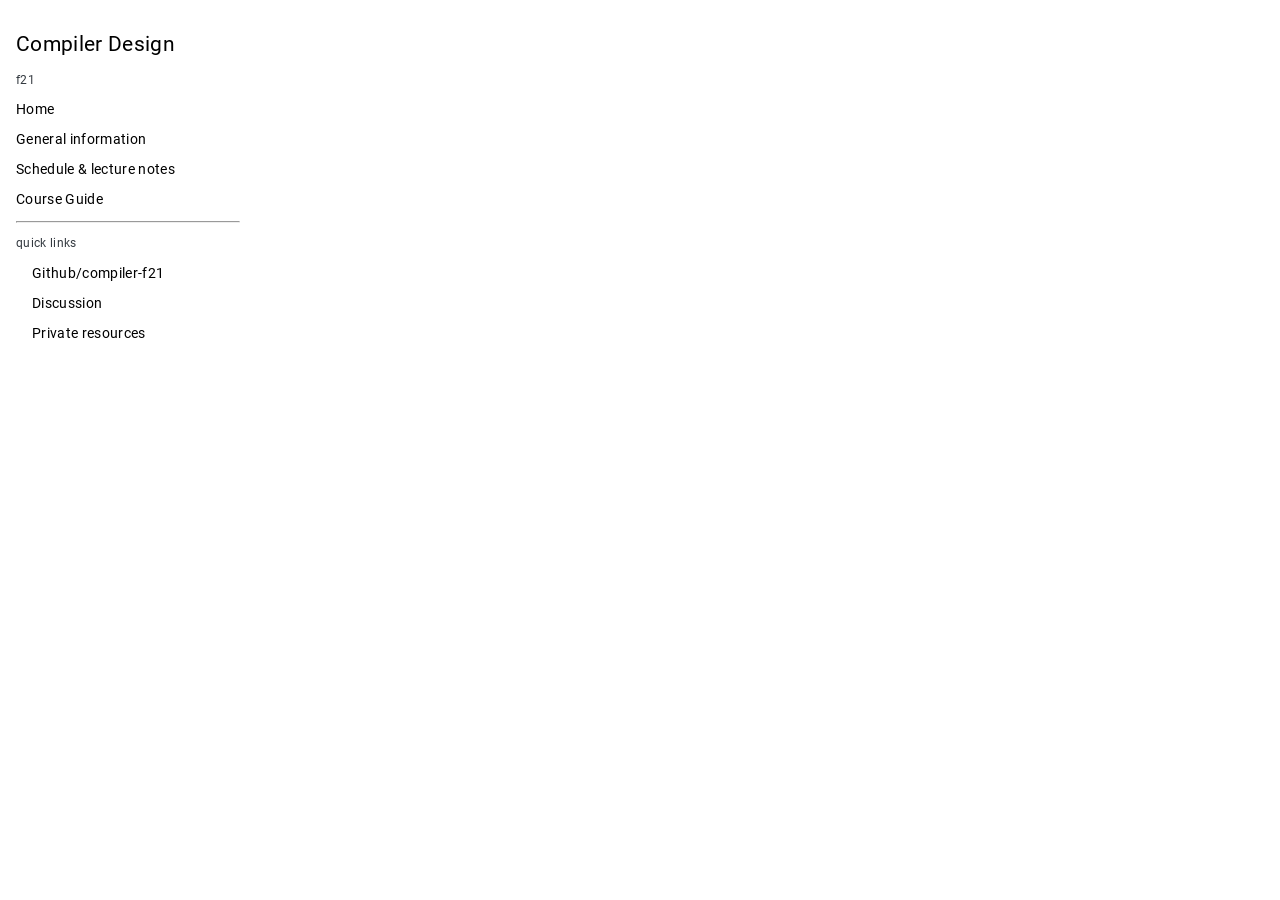
<file: docs/index.html>
<!doctype html><html lang=en>
<head>
<meta charset=utf-8>
<meta name=viewport content="width=device-width,initial-scale=1">
<meta name=description content="Docs"><meta property="og:title" content="Docs">
<meta property="og:description" content>
<meta property="og:type" content="website">
<meta property="og:url" content="https://compiler-f21.github.io/docs/">
<title>Docs | Compiler Design</title>
<link rel=icon href=/favicon.png type=image/x-icon>
<link rel=stylesheet href=/book.min.0258f1cdd9d6166f4c613facd237db2da0faf7b28d9a75de81474d463368a882.css integrity="sha256-AljxzdnWFm9MYT+s0jfbLaD697KNmnXegUdNRjNoqII=">
<link rel=alternate type=application/rss+xml href=https://compiler-f21.github.io/docs/index.xml title="Compiler Design">
<script type=text/javascript>var gaJsHost="https:"==document.location.protocol?"https://ssl.":"http://www.";document.write(unescape("%3Cscript src='"+gaJsHost+"google-analytics.com/ga.js' type='text/javascript'%3E%3C/script%3E"))</script>
<script type=text/javascript>try{var pageTracker=_gat._getTracker("UA-392011-7");pageTracker._trackPageview()}catch(a){}</script>
</head>
<body>
<input type=checkbox class=hidden id=menu-control>
<main class="container flex">
<aside class=book-menu>
<nav>
<h2 class=book-brand>
<a href=/><span>Compiler Design</span>
</a>
</h2>
<ul>
<li>
<h5 class=dim-title>f21</h5>
</li>
<li><a href=/>Home</a></li>
<li><a href=/docs/syllabus/>General information</a></li>
<li><a href=/docs/schedule/>Schedule & lecture notes</a></li>
<li><a href=/docs/guide/>Course Guide</a></li>
</ul>
<hr>
<ul>
<li>
<h5 class=dim-title>quick links</h5>
<ul>
<li><a target=_blank href=https://github.com/compiler-f21>Github/compiler-f21</a></li>
<li><a target=_blank href=https://github.com/compiler-f21/discussion>Discussion</a></li>
<li><a target=_blank href=https://github.com/compiler-f21/private>Private resources</a></li>
</ul>
</li>
</ul>
</nav>
<script>(function(){var a=document.querySelector("aside.book-menu nav");addEventListener("beforeunload",function(b){localStorage.setItem("menu.scrollTop",a.scrollTop)}),a.scrollTop=localStorage.getItem("menu.scrollTop")})()</script>
</aside>
<div class=book-page>
<header class=book-header>
<div class="flex align-center justify-between">
<label for=menu-control>
<img src=/svg/menu.svg class=book-icon alt=Menu>
</label>
<strong>Docs</strong>
<label for=toc-control>
<img src=/svg/toc.svg class=book-icon alt="Table of Contents">
</label>
</div>
<input type=checkbox class=hidden id=toc-control>
<aside class="hidden clearfix">
</aside>
</header>
<article class=markdown></article>
<footer class=book-footer>
<div class="flex justify-between">
</div>
</footer>
</div>
<aside class=book-toc>
</aside>
</main>
</body>
</html>
</file>
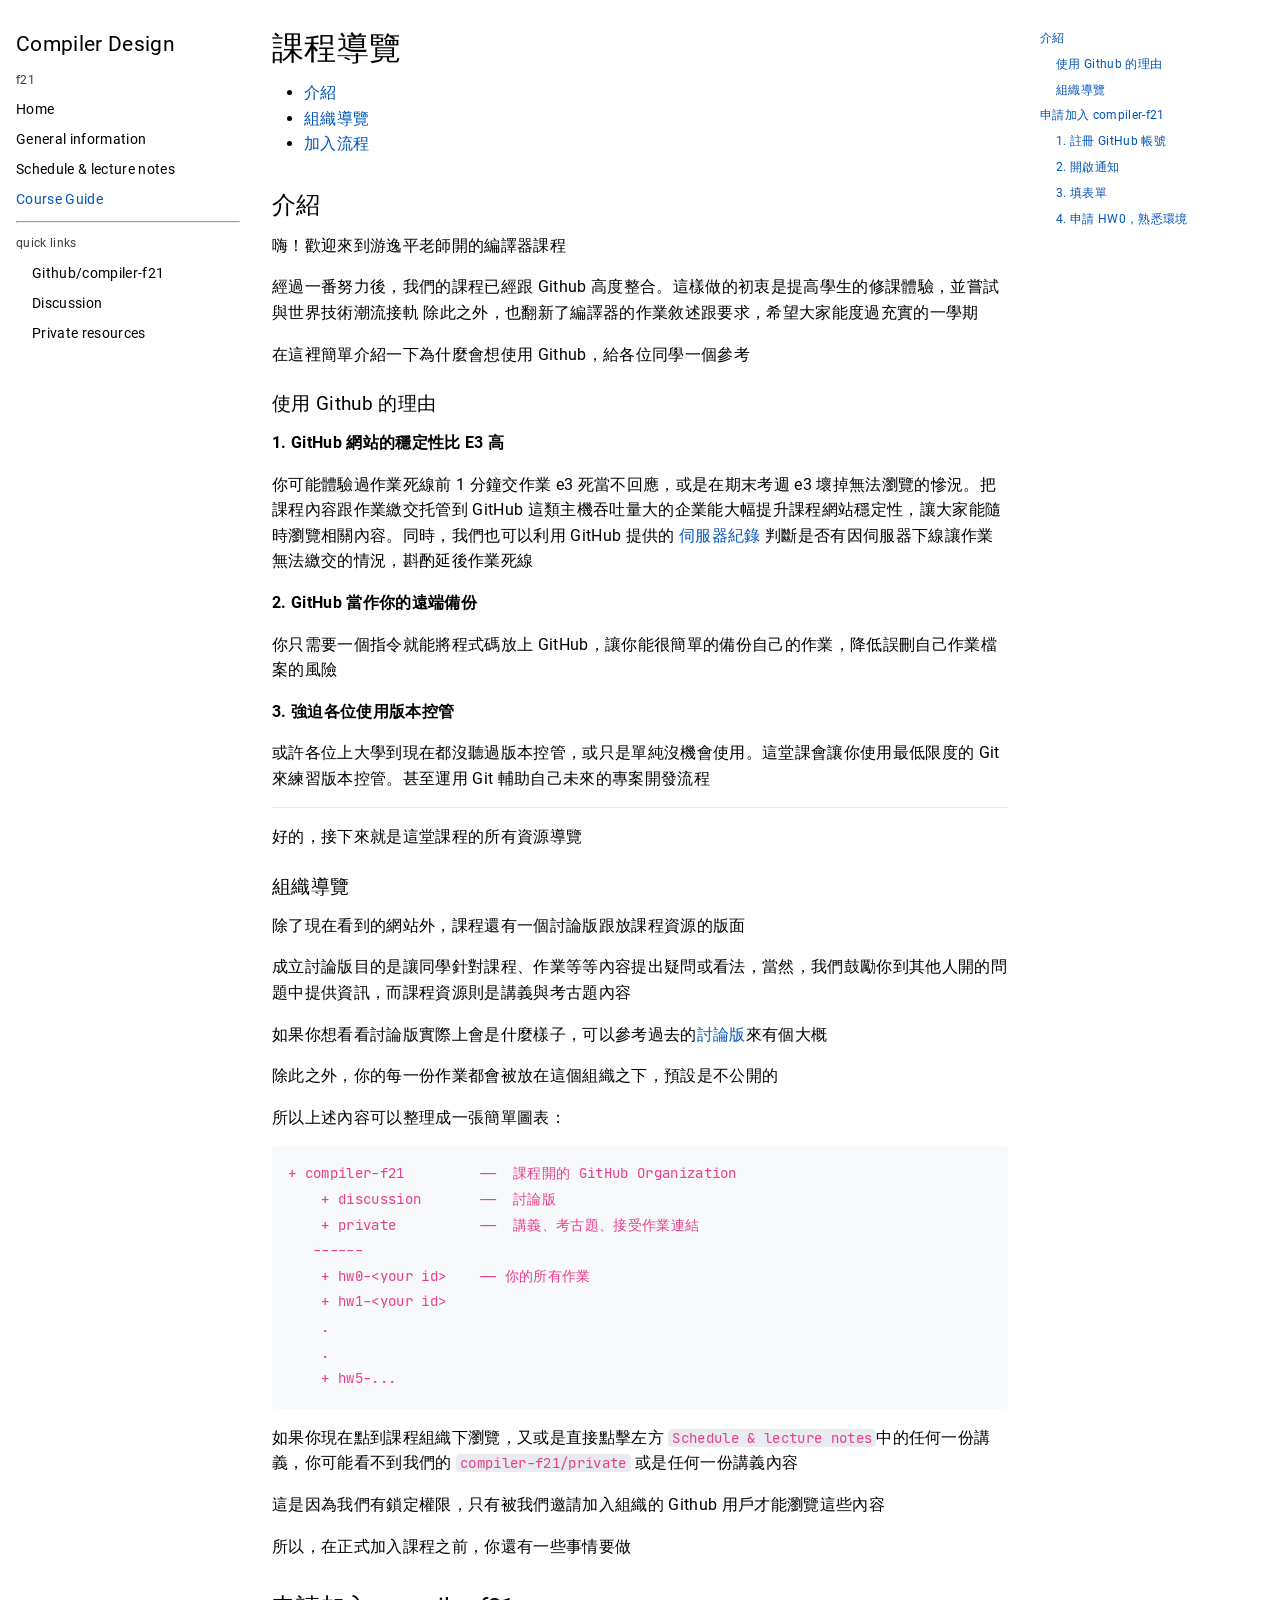
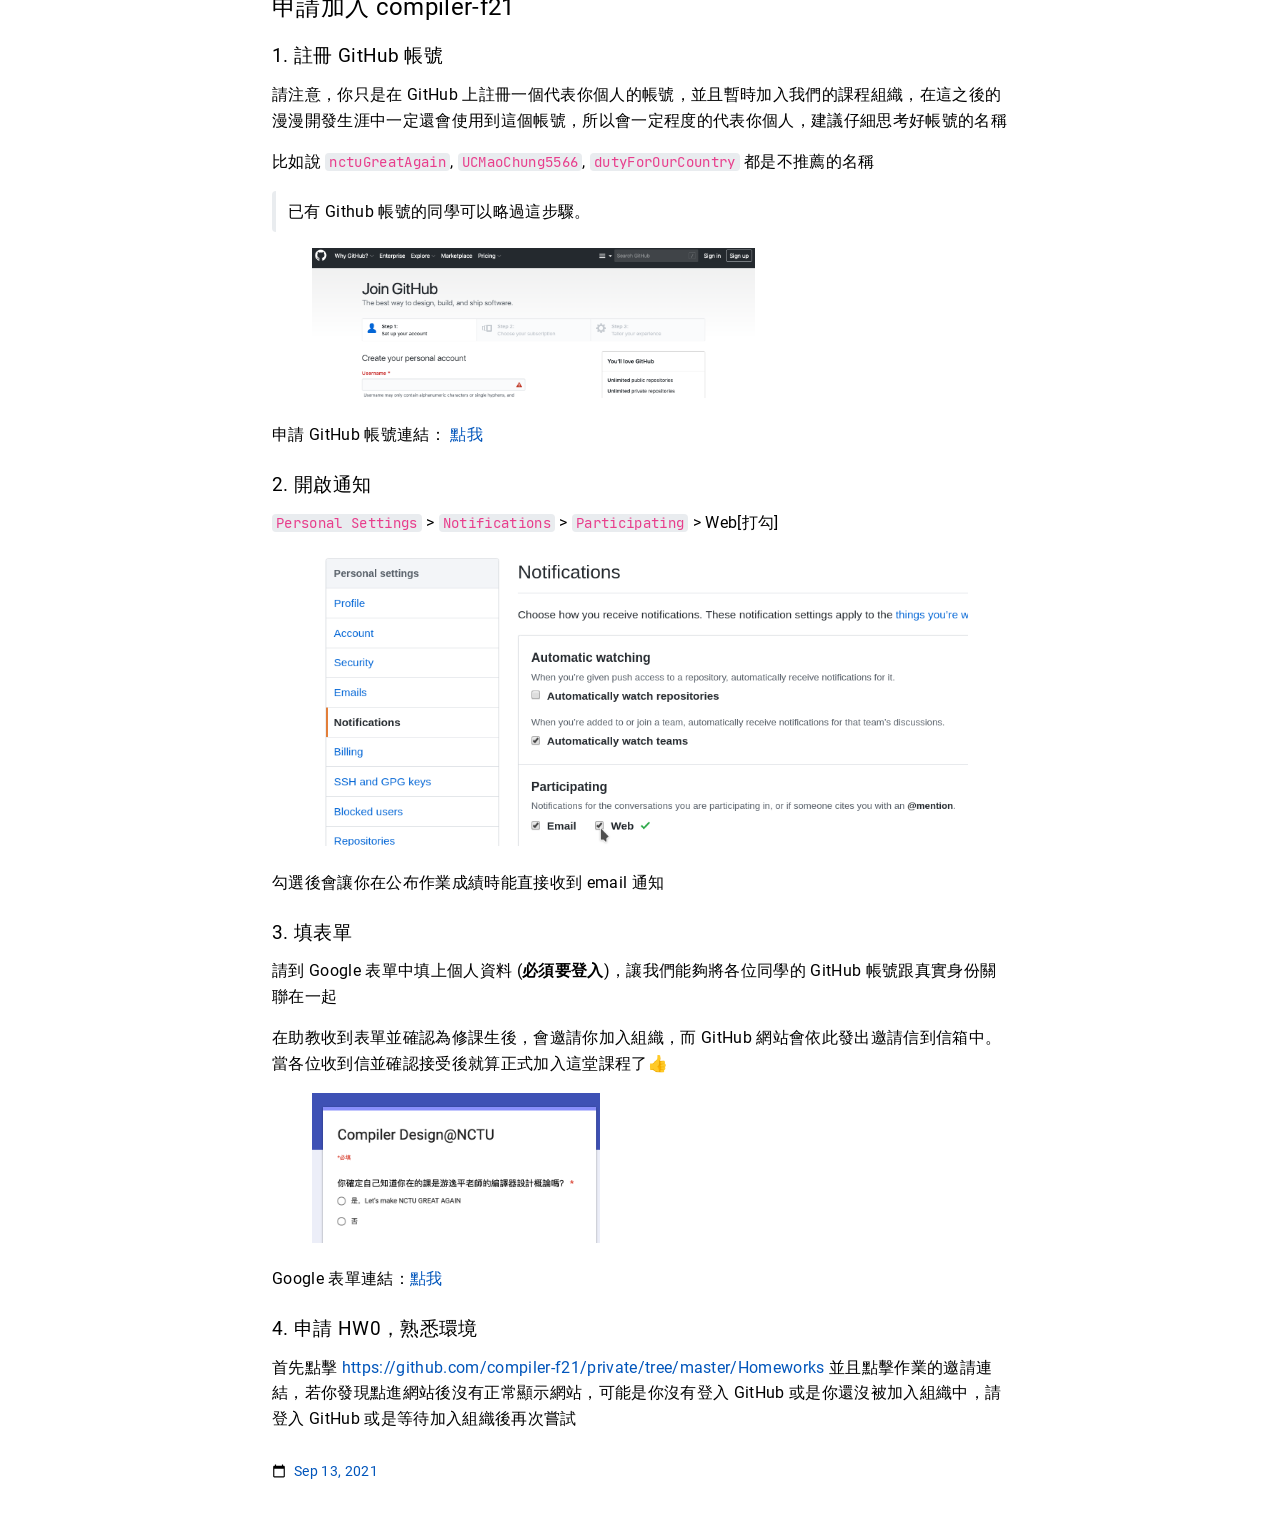
<file: docs/guide/index.html>
<!doctype html><html lang=en>
<head>
<meta charset=utf-8>
<meta name=viewport content="width=device-width,initial-scale=1">
<meta name=description content="Guide"><meta property="og:title" content>
<meta property="og:description" content="課程導覽  介紹 組織導覽 加入流程  介紹 嗨！歡迎來到游逸平老師開的編譯器課程
經過一番努力後，我們的課程已經跟 Github 高度整合。這樣做的初衷是提高學生的修課體驗，並嘗試與世界技術潮流接軌 除此之外，也翻新了編譯器的作業敘述跟要求，希望大家能度過充實的一學期
在這裡簡單介紹一下為什麼會想使用 Github，給各位同學一個參考
使用 Github 的理由 1. GitHub 網站的穩定性比 E3 高
你可能體驗過作業死線前 1 分鐘交作業 e3 死當不回應，或是在期末考週 e3 壞掉無法瀏覽的慘況。把課程內容跟作業繳交托管到 GitHub 這類主機吞吐量大的企業能大幅提升課程網站穩定性，讓大家能隨時瀏覽相關內容。同時，我們也可以利用 GitHub 提供的 伺服器紀錄 判斷是否有因伺服器下線讓作業無法繳交的情況，斟酌延後作業死線
2. GitHub 當作你的遠端備份
你只需要一個指令就能將程式碼放上 GitHub，讓你能很簡單的備份自己的作業，降低誤刪自己作業檔案的風險
3. 強迫各位使用版本控管
或許各位上大學到現在都沒聽過版本控管，或只是單純沒機會使用。這堂課會讓你使用最低限度的 Git 來練習版本控管。甚至運用 Git 輔助自己未來的專案開發流程
 好的，接下來就是這堂課程的所有資源導覽
組織導覽 除了現在看到的網站外，課程還有一個討論版跟放課程資源的版面
成立討論版目的是讓同學針對課程、作業等等內容提出疑問或看法，當然，我們鼓勵你到其他人開的問題中提供資訊，而課程資源則是講義與考古題內容
如果你想看看討論版實際上會是什麼樣子，可以參考過去的討論版來有個大概
除此之外，你的每一份作業都會被放在這個組織之下，預設是不公開的
所以上述內容可以整理成一張簡單圖表：
+ compiler-f21 —— 課程開的 GitHub Organization + discussion —— 討論版 + private —— 講義、考古題、接受作業連結 ------ + hw0-<your id> —— 你的所有作業 + hw1-<your id> .">
<meta property="og:type" content="article">
<meta property="og:url" content="https://compiler-f21.github.io/docs/guide/"><meta property="article:section" content="docs">
<meta property="article:modified_time" content="2021-09-13T21:57:10+08:00">
<title>Guide | Compiler Design</title>
<link rel=icon href=/favicon.png type=image/x-icon>
<link rel=stylesheet href=/book.min.0258f1cdd9d6166f4c613facd237db2da0faf7b28d9a75de81474d463368a882.css integrity="sha256-AljxzdnWFm9MYT+s0jfbLaD697KNmnXegUdNRjNoqII=">
<script type=text/javascript>var gaJsHost="https:"==document.location.protocol?"https://ssl.":"http://www.";document.write(unescape("%3Cscript src='"+gaJsHost+"google-analytics.com/ga.js' type='text/javascript'%3E%3C/script%3E"))</script>
<script type=text/javascript>try{var pageTracker=_gat._getTracker("UA-392011-7");pageTracker._trackPageview()}catch(a){}</script>
</head>
<body>
<input type=checkbox class=hidden id=menu-control>
<main class="container flex">
<aside class=book-menu>
<nav>
<h2 class=book-brand>
<a href=/><span>Compiler Design</span>
</a>
</h2>
<ul>
<li>
<h5 class=dim-title>f21</h5>
</li>
<li><a href=/>Home</a></li>
<li><a href=/docs/syllabus/>General information</a></li>
<li><a href=/docs/schedule/>Schedule & lecture notes</a></li>
<li><a href=/docs/guide/ class=active>Course Guide</a></li>
</ul>
<hr>
<ul>
<li>
<h5 class=dim-title>quick links</h5>
<ul>
<li><a target=_blank href=https://github.com/compiler-f21>Github/compiler-f21</a></li>
<li><a target=_blank href=https://github.com/compiler-f21/discussion>Discussion</a></li>
<li><a target=_blank href=https://github.com/compiler-f21/private>Private resources</a></li>
</ul>
</li>
</ul>
</nav>
<script>(function(){var a=document.querySelector("aside.book-menu nav");addEventListener("beforeunload",function(b){localStorage.setItem("menu.scrollTop",a.scrollTop)}),a.scrollTop=localStorage.getItem("menu.scrollTop")})()</script>
</aside>
<div class=book-page>
<header class=book-header>
<div class="flex align-center justify-between">
<label for=menu-control>
<img src=/svg/menu.svg class=book-icon alt=Menu>
</label>
<strong>Guide</strong>
<label for=toc-control>
<img src=/svg/toc.svg class=book-icon alt="Table of Contents">
</label>
</div>
<input type=checkbox class=hidden id=toc-control>
<aside class="hidden clearfix">
<nav id=TableOfContents>
<ul>
<li><a href=#介紹>介紹</a>
<ul>
<li><a href=#使用-github-的理由>使用 Github 的理由</a></li>
<li><a href=#組織導覽>組織導覽</a></li>
</ul>
</li>
<li><a href=#申請加入-compiler-f21>申請加入 compiler-f21</a>
<ul>
<li><a href=#1-註冊-github-帳號>1. 註冊 GitHub 帳號</a></li>
<li><a href=#2-開啟通知>2. 開啟通知</a></li>
<li><a href=#3-填表單>3. 填表單</a></li>
<li><a href=#4-申請-hw0熟悉環境>4. 申請 HW0，熟悉環境</a></li>
</ul>
</li>
</ul>
</nav>
</aside>
</header>
<article class=markdown><h1 id=課程導覽>課程導覽</h1>
<ul>
<li><a href=#%E4%BB%8B%E7%B4%B9>介紹</a></li>
<li><a href=#%E7%B5%84%E7%B9%94%E5%B0%8E%E8%A6%BD>組織導覽</a></li>
<li><a href=#%E5%8A%A0%E5%85%A5%E6%B5%81%E7%A8%8B>加入流程</a></li>
</ul>
<h2 id=介紹>介紹</h2>
<p>嗨！歡迎來到游逸平老師開的編譯器課程</p>
<p>經過一番努力後，我們的課程已經跟 Github 高度整合。這樣做的初衷是提高學生的修課體驗，並嘗試與世界技術潮流接軌
除此之外，也翻新了編譯器的作業敘述跟要求，希望大家能度過充實的一學期</p>
<p>在這裡簡單介紹一下為什麼會想使用 Github，給各位同學一個參考</p>
<h3 id=使用-github-的理由>使用 Github 的理由</h3>
<p><strong>1. GitHub 網站的穩定性比 E3 高</strong></p>
<p>你可能體驗過作業死線前 1 分鐘交作業 e3 死當不回應，或是在期末考週 e3 壞掉無法瀏覽的慘況。把課程內容跟作業繳交托管到 GitHub 這類主機吞吐量大的企業能大幅提升課程網站穩定性，讓大家能隨時瀏覽相關內容。同時，我們也可以利用 GitHub 提供的 <a target=_blank href=https://www.githubstatus.com/>伺服器紀錄</a> 判斷是否有因伺服器下線讓作業無法繳交的情況，斟酌延後作業死線</p>
<p><strong>2. GitHub 當作你的遠端備份</strong></p>
<p>你只需要一個指令就能將程式碼放上 GitHub，讓你能很簡單的備份自己的作業，降低誤刪自己作業檔案的風險</p>
<p><strong>3. 強迫各位使用版本控管</strong></p>
<p>或許各位上大學到現在都沒聽過版本控管，或只是單純沒機會使用。這堂課會讓你使用最低限度的 Git 來練習版本控管。甚至運用 Git 輔助自己未來的專案開發流程</p>
<hr>
<p>好的，接下來就是這堂課程的所有資源導覽</p>
<h3 id=組織導覽>組織導覽</h3>
<p>除了現在看到的網站外，課程還有一個討論版跟放課程資源的版面</p>
<p>成立討論版目的是讓同學針對課程、作業等等內容提出疑問或看法，當然，我們鼓勵你到其他人開的問題中提供資訊，而課程資源則是講義與考古題內容</p>
<p>如果你想看看討論版實際上會是什麼樣子，可以參考過去的<a target=_blank href="https://github.com/compiler-f19/Discussion/issues?q=is%3Aissue&utf8=%E2%9C%93">討論版</a>來有個大概</p>
<p>除此之外，你的每一份作業都會被放在這個組織之下，預設是不公開的</p>
<p>所以上述內容可以整理成一張簡單圖表：</p>
<pre tabindex=0><code>+ compiler-f21         ——  課程開的 GitHub Organization
    + discussion       ——  討論版
    + private          ——  講義、考古題、接受作業連結
   ------
    + hw0-&lt;your id&gt;    —— 你的所有作業
    + hw1-&lt;your id&gt;
    .
    .
    + hw5-...
</code></pre><p>如果你現在點到課程組織下瀏覽，又或是直接點擊左方 <code>Schedule & lecture notes</code>中的任何一份講義，你可能看不到我們的 <code>compiler-f21/private</code> 或是任何一份講義內容</p>
<p>這是因為我們有鎖定權限，只有被我們邀請加入組織的 Github 用戶才能瀏覽這些內容</p>
<p>所以，在正式加入課程之前，你還有一些事情要做</p>
<h2 id=申請加入-compiler-f21>申請加入 compiler-f21</h2>
<h3 id=1-註冊-github-帳號>1. 註冊 GitHub 帳號</h3>
<p>請注意，你只是在 GitHub 上註冊一個代表你個人的帳號，並且暫時加入我們的課程組織，在這之後的漫漫開發生涯中一定還會使用到這個帳號，所以會一定程度的代表你個人，建議仔細思考好帳號的名稱</p>
<p>比如說 <code>nctuGreatAgain</code>, <code>UCMaoChung5566</code>, <code>dutyForOurCountry</code> 都是不推薦的名稱</p>
<blockquote>
<p>已有 Github 帳號的同學可以略過這步驟。</p>
</blockquote>
<p><a href=https://github.com/join target=_blank><figure><img src=/img/guide/join-github.png height=150>
</figure>
</a></p>
<p>申請 GitHub 帳號連結： <a href=https://github.com/join target=_blank>點我</a></p>
<h3 id=2-開啟通知>2. 開啟通知</h3>
<p><code>Personal Settings</code> > <code>Notifications</code> > <code>Participating</code> > Web[打勾]</p>
<figure><img src=/img/guide/open-github-notification.png>
</figure>
<p>勾選後會讓你在公布作業成績時能直接收到 email 通知</p>
<h3 id=3-填表單>3. 填表單</h3>
<p>請到 Google 表單中填上個人資料 (<strong>必須要登入</strong>)，讓我們能夠將各位同學的 GitHub 帳號跟真實身份關聯在一起</p>
<p>在助教收到表單並確認為修課生後，會邀請你加入組織，而 GitHub 網站會依此發出邀請信到信箱中。當各位收到信並確認接受後就算正式加入這堂課程了👍</p>
<p><a target=_blank href=https://docs.google.com/forms/d/e/1FAIpQLSdzZADTGFI6s5J2PCkosdxVCsaF5Y7AAzvcZrcybSdlv2pnWg/viewform><figure><img src=/img/guide/apply-google-form.png height=150>
</figure>
</a></p>
<p>Google 表單連結：<a target=_blank href=https://docs.google.com/forms/d/e/1FAIpQLSdzZADTGFI6s5J2PCkosdxVCsaF5Y7AAzvcZrcybSdlv2pnWg/viewform>點我</a></p>
<h3 id=4-申請-hw0熟悉環境>4. 申請 HW0，熟悉環境</h3>
<p>首先點擊 <a href=https://github.com/compiler-f21/private/tree/master/Homeworks>https://github.com/compiler-f21/private/tree/master/Homeworks</a> 並且點擊作業的邀請連結，若你發現點進網站後沒有正常顯示網站，可能是你沒有登入 GitHub 或是你還沒被加入組織中，請登入 GitHub 或是等待加入組織後再次嘗試</p>
</article>
<footer class=book-footer>
<div class="flex justify-between">
<div>
<a class="flex align-center" href=https://github.com/compiler-f21/website/commit/88160997160d7f5f041e7959e09cb68ba45d14d9 title="Last modified by boweii | Sep 13, 2021" target=_blank rel=noopener>
<img src=/svg/calendar.svg class=book-icon alt=Calendar>
<span>Sep 13, 2021</span>
</a>
</div>
</div>
<div class=book-comments>
</div>
</footer>
</div>
<aside class=book-toc>
<nav id=TableOfContents>
<ul>
<li><a href=#介紹>介紹</a>
<ul>
<li><a href=#使用-github-的理由>使用 Github 的理由</a></li>
<li><a href=#組織導覽>組織導覽</a></li>
</ul>
</li>
<li><a href=#申請加入-compiler-f21>申請加入 compiler-f21</a>
<ul>
<li><a href=#1-註冊-github-帳號>1. 註冊 GitHub 帳號</a></li>
<li><a href=#2-開啟通知>2. 開啟通知</a></li>
<li><a href=#3-填表單>3. 填表單</a></li>
<li><a href=#4-申請-hw0熟悉環境>4. 申請 HW0，熟悉環境</a></li>
</ul>
</li>
</ul>
</nav>
</aside>
</main>
</body>
</html>
</file>
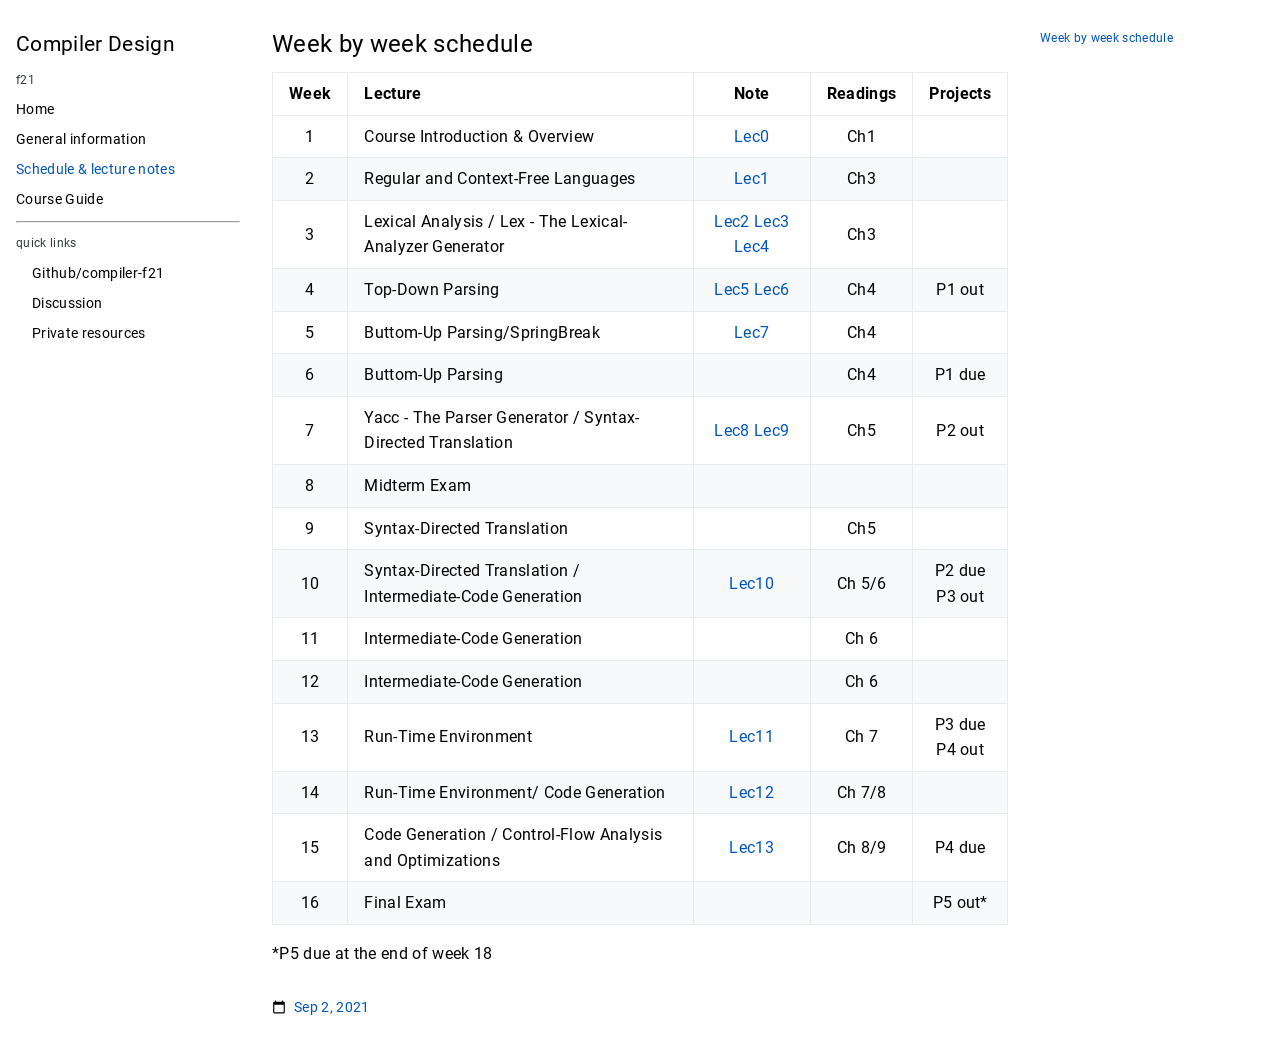
<file: docs/schedule/index.html>
<!doctype html><html lang=en>
<head>
<meta charset=utf-8>
<meta name=viewport content="width=device-width,initial-scale=1">
<meta name=description content="Schedule"><meta property="og:title" content="Schedule">
<meta property="og:description" content="Week by week schedule    Week Lecture Note Readings Projects     1 Course Introduction & Overview Lec0 Ch1    2 Regular and Context-Free Languages Lec1 Ch3    3 Lexical Analysis / Lex - The Lexical-Analyzer Generator Lec2 Lec3 Lec4 Ch3    4 Top-Down Parsing Lec5 Lec6 Ch4 P1 out   5 Buttom-Up Parsing/SpringBreak Lec7 Ch4    6 Buttom-Up Parsing  Ch4 P1 due   7 Yacc - The Parser Generator / Syntax-Directed Translation Lec8 Lec9 Ch5 P2 out   8 Midterm Exam      9 Syntax-Directed Translation  Ch5    10 Syntax-Directed Translation / Intermediate-Code Generation Lec10 Ch 5/6 P2 due P3 out   11 Intermediate-Code Generation  Ch 6    12 Intermediate-Code Generation  Ch 6    13 Run-Time Environment Lec11 Ch 7 P3 due P4 out   14 Run-Time Environment/ Code Generation Lec12 Ch 7/8    15 Code Generation / Control-Flow Analysis and Optimizations Lec13 Ch 8/9 P4 due   16 Final Exam   P5 out*    *P5 due at the end of week 18">
<meta property="og:type" content="article">
<meta property="og:url" content="https://compiler-f21.github.io/docs/schedule/"><meta property="article:section" content="docs">
<meta property="article:modified_time" content="2021-09-02T22:36:33+08:00">
<title>Schedule | Compiler Design</title>
<link rel=icon href=/favicon.png type=image/x-icon>
<link rel=stylesheet href=/book.min.0258f1cdd9d6166f4c613facd237db2da0faf7b28d9a75de81474d463368a882.css integrity="sha256-AljxzdnWFm9MYT+s0jfbLaD697KNmnXegUdNRjNoqII=">
<script type=text/javascript>var gaJsHost="https:"==document.location.protocol?"https://ssl.":"http://www.";document.write(unescape("%3Cscript src='"+gaJsHost+"google-analytics.com/ga.js' type='text/javascript'%3E%3C/script%3E"))</script>
<script type=text/javascript>try{var pageTracker=_gat._getTracker("UA-392011-7");pageTracker._trackPageview()}catch(a){}</script>
</head>
<body>
<input type=checkbox class=hidden id=menu-control>
<main class="container flex">
<aside class=book-menu>
<nav>
<h2 class=book-brand>
<a href=/><span>Compiler Design</span>
</a>
</h2>
<ul>
<li>
<h5 class=dim-title>f21</h5>
</li>
<li><a href=/>Home</a></li>
<li><a href=/docs/syllabus/>General information</a></li>
<li><a href=/docs/schedule/ class=active>Schedule & lecture notes</a></li>
<li><a href=/docs/guide/>Course Guide</a></li>
</ul>
<hr>
<ul>
<li>
<h5 class=dim-title>quick links</h5>
<ul>
<li><a target=_blank href=https://github.com/compiler-f21>Github/compiler-f21</a></li>
<li><a target=_blank href=https://github.com/compiler-f21/discussion>Discussion</a></li>
<li><a target=_blank href=https://github.com/compiler-f21/private>Private resources</a></li>
</ul>
</li>
</ul>
</nav>
<script>(function(){var a=document.querySelector("aside.book-menu nav");addEventListener("beforeunload",function(b){localStorage.setItem("menu.scrollTop",a.scrollTop)}),a.scrollTop=localStorage.getItem("menu.scrollTop")})()</script>
</aside>
<div class=book-page>
<header class=book-header>
<div class="flex align-center justify-between">
<label for=menu-control>
<img src=/svg/menu.svg class=book-icon alt=Menu>
</label>
<strong>Schedule</strong>
<label for=toc-control>
<img src=/svg/toc.svg class=book-icon alt="Table of Contents">
</label>
</div>
<input type=checkbox class=hidden id=toc-control>
<aside class="hidden clearfix">
<nav id=TableOfContents>
<ul>
<li><a href=#week-by-week-schedule>Week by week schedule</a></li>
</ul>
</nav>
</aside>
</header>
<article class=markdown><h2 id=week-by-week-schedule>Week by week schedule</h2>
<table>
<thead>
<tr>
<th style=text-align:center>Week</th>
<th style=text-align:left>Lecture</th>
<th style=text-align:center>Note</th>
<th style=text-align:center>Readings</th>
<th style=text-align:center>Projects</th>
</tr>
</thead>
<tbody>
<tr>
<td style=text-align:center>1</td>
<td style=text-align:left>Course Introduction & Overview</td>
<td style=text-align:center><a href=https://github.com/compiler-f21/private/blob/master/LectureNotes/L0-Course%20Introduction.pdf>Lec0</a></td>
<td style=text-align:center>Ch1</td>
<td></td>
</tr>
<tr>
<td style=text-align:center>2</td>
<td style=text-align:left>Regular and Context-Free Languages</td>
<td style=text-align:center><a href=https://github.com/compiler-f21/private/blob/master/LectureNotes/L1-Overview.pdf>Lec1</a></td>
<td style=text-align:center>Ch3</td>
<td></td>
</tr>
<tr>
<td style=text-align:center>3</td>
<td style=text-align:left>Lexical Analysis / Lex - The Lexical-Analyzer Generator</td>
<td style=text-align:center><a href=https://github.com/compiler-f21/private/blob/master/LectureNotes/L2-Lexical1.pdf>Lec2</a> <a href=https://github.com/compiler-f21/private/blob/master/LectureNotes/L3-Lexical2.pdf>Lec3</a> <a href=https://github.com/compiler-f21/private/blob/master/LectureNotes/L4-Lex.pdf>Lec4</a></td>
<td style=text-align:center>Ch3</td>
<td></td>
</tr>
<tr>
<td style=text-align:center>4</td>
<td style=text-align:left>Top-Down Parsing</td>
<td style=text-align:center><a href=https://github.com/compiler-f21/private/blob/master/LectureNotes/L5-CFG.pdf>Lec5</a> <a href=https://github.com/compiler-f21/private/blob/master/LectureNotes/L6-Parsing1.pdf>Lec6</a></td>
<td style=text-align:center>Ch4</td>
<td style=text-align:center>P1 out</td>
</tr>
<tr>
<td style=text-align:center>5</td>
<td style=text-align:left>Buttom-Up Parsing/SpringBreak</td>
<td style=text-align:center><a href=https://github.com/compiler-f21/private/blob/master/LectureNotes/L7-Parsing2.pdf>Lec7</a></td>
<td style=text-align:center>Ch4</td>
<td></td>
</tr>
<tr>
<td style=text-align:center>6</td>
<td style=text-align:left>Buttom-Up Parsing</td>
<td style=text-align:center></td>
<td style=text-align:center>Ch4</td>
<td style=text-align:center>P1 due</td>
</tr>
<tr>
<td style=text-align:center>7</td>
<td style=text-align:left>Yacc - The Parser Generator / Syntax-Directed Translation</td>
<td style=text-align:center><a href=https://github.com/compiler-f21/private/blob/master/LectureNotes/L8-Yacc.pdf>Lec8</a> <a href=https://github.com/compiler-f21/private/blob/master/LectureNotes/L9-SDT.pdf>Lec9</a></td>
<td style=text-align:center>Ch5</td>
<td style=text-align:center>P2 out</td>
</tr>
<tr>
<td style=text-align:center>8</td>
<td style=text-align:left>Midterm Exam</td>
<td></td>
<td></td>
<td></td>
</tr>
<tr>
<td style=text-align:center>9</td>
<td style=text-align:left>Syntax-Directed Translation</td>
<td style=text-align:center></td>
<td style=text-align:center>Ch5</td>
<td></td>
</tr>
<tr>
<td style=text-align:center>10</td>
<td style=text-align:left>Syntax-Directed Translation / Intermediate-Code Generation</td>
<td style=text-align:center><a href=https://github.com/compiler-f21/private/blob/master/LectureNotes/L10-IR.pdf>Lec10</a></td>
<td style=text-align:center>Ch 5/6</td>
<td style=text-align:center>P2 due<br> P3 out</td>
</tr>
<tr>
<td style=text-align:center>11</td>
<td style=text-align:left>Intermediate-Code Generation</td>
<td style=text-align:center></td>
<td style=text-align:center>Ch 6</td>
<td></td>
</tr>
<tr>
<td style=text-align:center>12</td>
<td style=text-align:left>Intermediate-Code Generation</td>
<td style=text-align:center></td>
<td style=text-align:center>Ch 6</td>
<td></td>
</tr>
<tr>
<td style=text-align:center>13</td>
<td style=text-align:left>Run-Time Environment</td>
<td style=text-align:center><a href=https://github.com/compiler-f21/private/blob/master/LectureNotes/L11-Runtime.pdf>Lec11</a></td>
<td style=text-align:center>Ch 7</td>
<td style=text-align:center>P3 due <br>P4 out</td>
</tr>
<tr>
<td style=text-align:center>14</td>
<td style=text-align:left>Run-Time Environment/ Code Generation</td>
<td style=text-align:center><a href=https://github.com/compiler-f21/private/blob/master/LectureNotes/L12-CG.pdf>Lec12</a></td>
<td style=text-align:center>Ch 7/8</td>
<td></td>
</tr>
<tr>
<td style=text-align:center>15</td>
<td style=text-align:left>Code Generation / Control-Flow Analysis and Optimizations</td>
<td style=text-align:center><a href=https://github.com/compiler-f21/private/blob/master/LectureNotes/L13-Controlflow.pdf>Lec13</a></td>
<td style=text-align:center>Ch 8/9</td>
<td style=text-align:center>P4 due</td>
</tr>
<tr>
<td style=text-align:center>16</td>
<td style=text-align:left>Final Exam</td>
<td style=text-align:center></td>
<td style=text-align:center></td>
<td style=text-align:center>P5 out*</td>
</tr>
</tbody>
</table>
<p>*P5 due at the end of week 18</p>
</article>
<footer class=book-footer>
<div class="flex justify-between">
<div>
<a class="flex align-center" href=https://github.com/compiler-f21/website/commit/cc9196f655ced6f5e0aa4ae2990541cc834ae517 title="Last modified by Yi-Ping You | Sep 2, 2021" target=_blank rel=noopener>
<img src=/svg/calendar.svg class=book-icon alt=Calendar>
<span>Sep 2, 2021</span>
</a>
</div>
</div>
<div class=book-comments>
</div>
</footer>
</div>
<aside class=book-toc>
<nav id=TableOfContents>
<ul>
<li><a href=#week-by-week-schedule>Week by week schedule</a></li>
</ul>
</nav>
</aside>
</main>
</body>
</html>
</file>
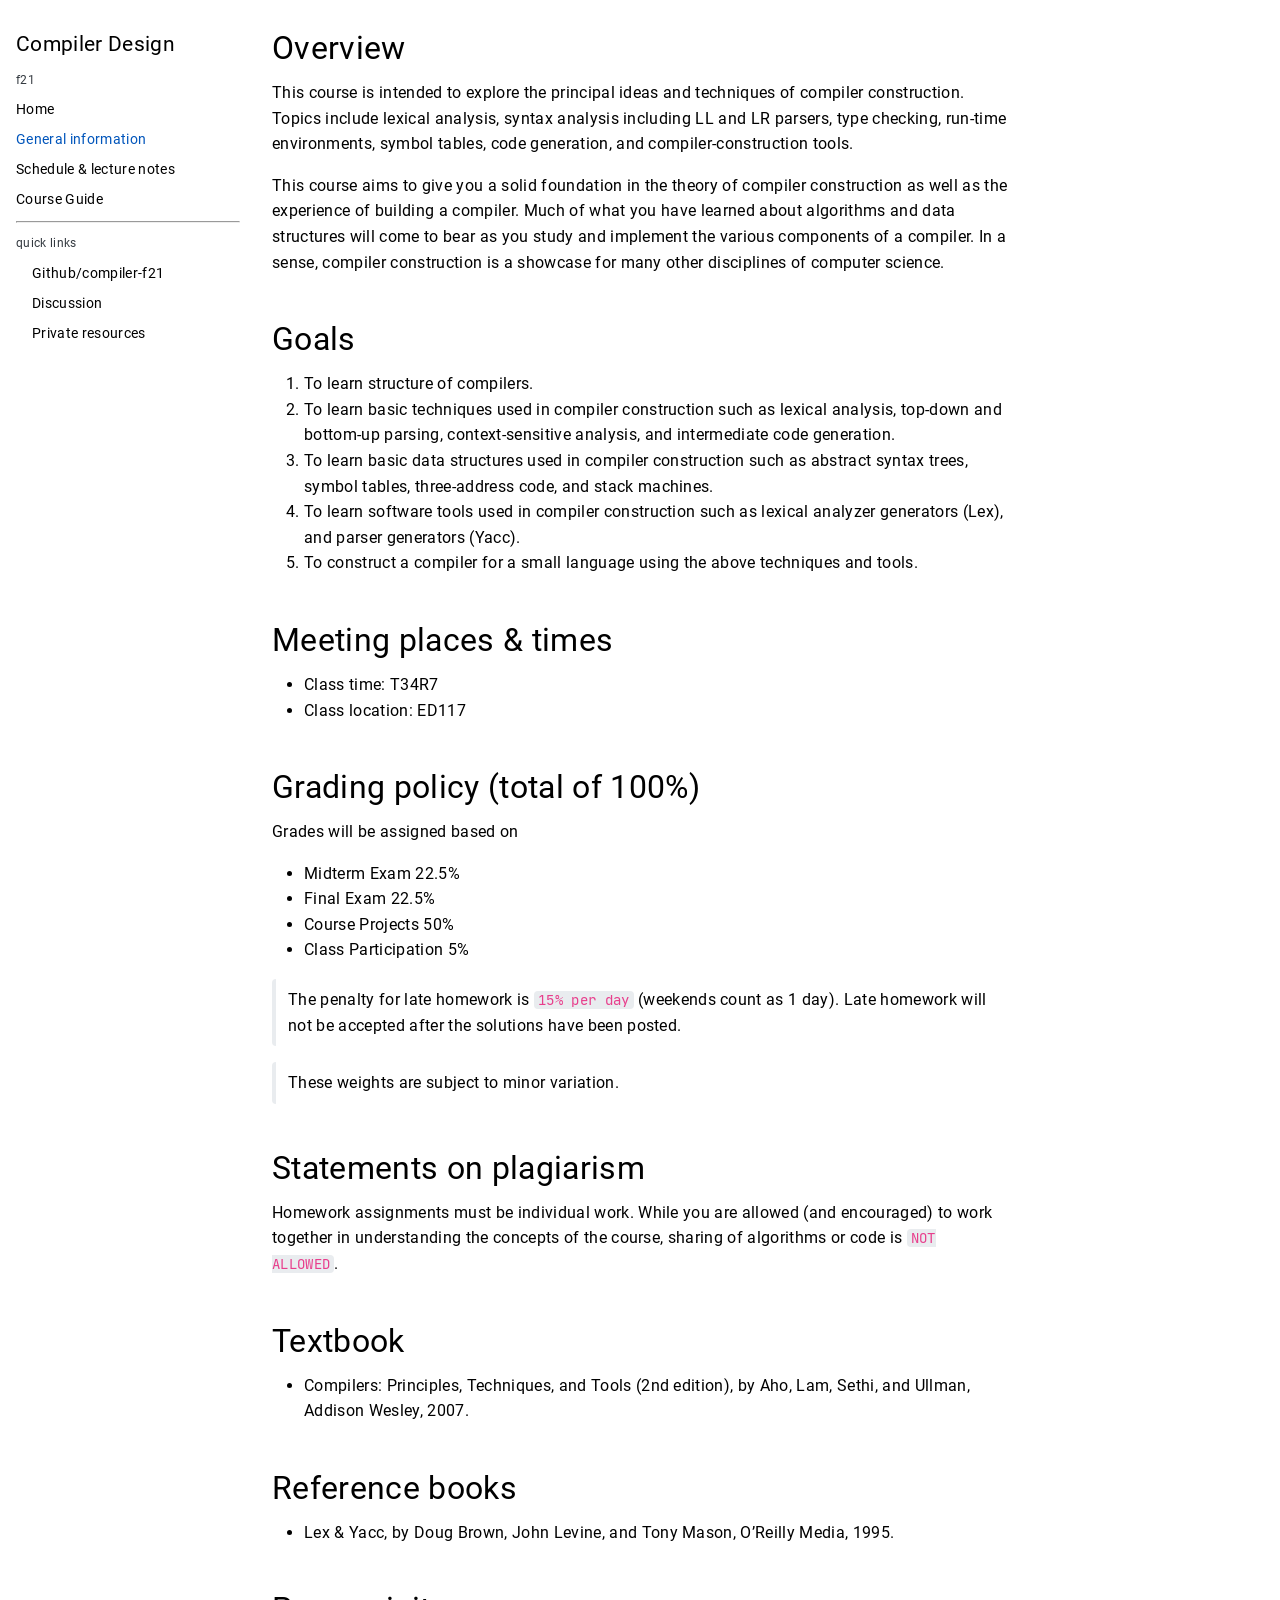
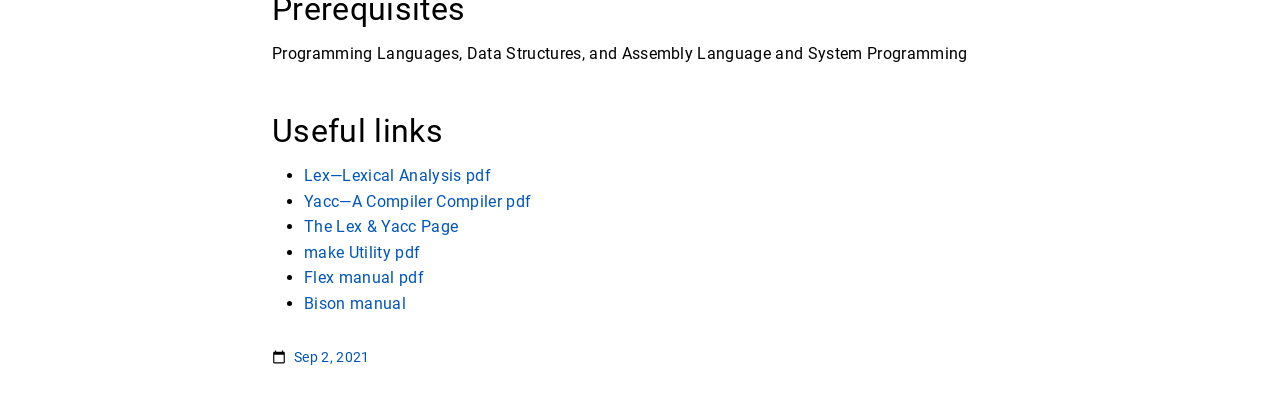
<file: docs/syllabus/index.html>
<!doctype html><html lang=en>
<head>
<meta charset=utf-8>
<meta name=viewport content="width=device-width,initial-scale=1">
<meta name=description content="General information"><meta property="og:title" content="General information">
<meta property="og:description" content="Overview This course is intended to explore the principal ideas and techniques of compiler construction. Topics include lexical analysis, syntax analysis including LL and LR parsers, type checking, run-time environments, symbol tables, code generation, and compiler-construction tools.
This course aims to give you a solid foundation in the theory of compiler construction as well as the experience of building a compiler. Much of what you have learned about algorithms and data structures will come to bear as you study and implement the various components of a compiler.">
<meta property="og:type" content="article">
<meta property="og:url" content="https://compiler-f21.github.io/docs/syllabus/"><meta property="article:section" content="docs">
<meta property="article:published_time" content="2019-06-17T23:30:31+08:00">
<meta property="article:modified_time" content="2021-09-02T22:59:04+08:00">
<title>General information | Compiler Design</title>
<link rel=icon href=/favicon.png type=image/x-icon>
<link rel=stylesheet href=/book.min.0258f1cdd9d6166f4c613facd237db2da0faf7b28d9a75de81474d463368a882.css integrity="sha256-AljxzdnWFm9MYT+s0jfbLaD697KNmnXegUdNRjNoqII=">
<script type=text/javascript>var gaJsHost="https:"==document.location.protocol?"https://ssl.":"http://www.";document.write(unescape("%3Cscript src='"+gaJsHost+"google-analytics.com/ga.js' type='text/javascript'%3E%3C/script%3E"))</script>
<script type=text/javascript>try{var pageTracker=_gat._getTracker("UA-392011-7");pageTracker._trackPageview()}catch(a){}</script>
</head>
<body>
<input type=checkbox class=hidden id=menu-control>
<main class="container flex">
<aside class=book-menu>
<nav>
<h2 class=book-brand>
<a href=/><span>Compiler Design</span>
</a>
</h2>
<ul>
<li>
<h5 class=dim-title>f21</h5>
</li>
<li><a href=/>Home</a></li>
<li><a href=/docs/syllabus/ class=active>General information</a></li>
<li><a href=/docs/schedule/>Schedule & lecture notes</a></li>
<li><a href=/docs/guide/>Course Guide</a></li>
</ul>
<hr>
<ul>
<li>
<h5 class=dim-title>quick links</h5>
<ul>
<li><a target=_blank href=https://github.com/compiler-f21>Github/compiler-f21</a></li>
<li><a target=_blank href=https://github.com/compiler-f21/discussion>Discussion</a></li>
<li><a target=_blank href=https://github.com/compiler-f21/private>Private resources</a></li>
</ul>
</li>
</ul>
</nav>
<script>(function(){var a=document.querySelector("aside.book-menu nav");addEventListener("beforeunload",function(b){localStorage.setItem("menu.scrollTop",a.scrollTop)}),a.scrollTop=localStorage.getItem("menu.scrollTop")})()</script>
</aside>
<div class=book-page>
<header class=book-header>
<div class="flex align-center justify-between">
<label for=menu-control>
<img src=/svg/menu.svg class=book-icon alt=Menu>
</label>
<strong>General information</strong>
<label for=toc-control>
<img src=/svg/toc.svg class=book-icon alt="Table of Contents">
</label>
</div>
<input type=checkbox class=hidden id=toc-control>
<aside class="hidden clearfix">
<nav id=TableOfContents></nav>
</aside>
</header>
<article class=markdown><h1 id=overview>Overview</h1>
<p>This course is intended to explore the principal ideas and techniques of compiler construction.
Topics include lexical analysis, syntax analysis including LL and LR parsers, type checking, run-time environments, symbol tables, code generation, and compiler-construction tools.</p>
<p>This course aims to give you a solid foundation in the theory of compiler construction as well as the experience of building a compiler.
Much of what you have learned about algorithms and data structures will come to bear as you study and implement the various components of a compiler.
In a sense, compiler construction is a showcase for many other disciplines of computer science.</p>
<h1 id=goals>Goals</h1>
<ol>
<li>To learn structure of compilers.</li>
<li>To learn basic techniques used in compiler construction such as lexical analysis, top-down and bottom-up parsing, context-sensitive analysis, and intermediate code generation.</li>
<li>To learn basic data structures used in compiler construction such as abstract syntax trees, symbol tables, three-address code, and stack machines.</li>
<li>To learn software tools used in compiler construction such as lexical analyzer generators (Lex), and parser generators (Yacc).</li>
<li>To construct a compiler for a small language using the above techniques and tools.</li>
</ol>
<h1 id=meeting-places--times>Meeting places & times</h1>
<ul>
<li>Class time: T34R7</li>
<li>Class location: ED117</li>
</ul>
<h1 id=grading-policy-total-of-100>Grading policy (total of 100%)</h1>
<p>Grades will be assigned based on</p>
<ul>
<li>Midterm Exam 22.5%</li>
<li>Final Exam 22.5%</li>
<li>Course Projects 50%</li>
<li>Class Participation 5%</li>
</ul>
<blockquote>
<p>The penalty for late homework is <code>15% per day</code> (weekends count as 1 day). Late homework will not be accepted after the solutions have been posted.</p>
</blockquote>
<blockquote>
<p>These weights are subject to minor variation.</p>
</blockquote>
<h1 id=statements-on-plagiarism>Statements on plagiarism</h1>
<p>Homework assignments must be individual work. While you are allowed (and encouraged) to work together in understanding the concepts of the course, sharing of algorithms or code is <code>NOT ALLOWED</code>.</p>
<h1 id=textbook>Textbook</h1>
<ul>
<li>Compilers: Principles, Techniques, and Tools (2nd edition), by Aho, Lam, Sethi, and Ullman, Addison Wesley, 2007.</li>
</ul>
<h1 id=reference-books>Reference books</h1>
<ul>
<li>Lex & Yacc, by Doug Brown, John Levine, and Tony Mason, O&rsquo;Reilly Media, 1995.</li>
</ul>
<h1 id=prerequisites>Prerequisites</h1>
<p>Programming Languages, Data Structures, and Assembly Language and System Programming</p>
<h1 id=useful-links>Useful links</h1>
<ul>
<li><a href=https://github.com/compiler-f21/private/blob/master/Documents/lex.pdf>Lex&mdash;Lexical Analysis pdf</a></li>
<li><a href=https://github.com/compiler-f21/private/blob/master/Documents/yacc.pdf>Yacc&mdash;A Compiler Compiler pdf</a></li>
<li><a href=http://dinosaur.compilertools.net/>The Lex & Yacc Page</a></li>
<li><a href=https://github.com/compiler-f21/private/blob/master/Documents/make.pdf>make Utility pdf</a></li>
<li><a href=https://github.com/compiler-f21/private/blob/master/Documents/flex.pdf>Flex manual pdf</a></li>
<li><a href=https://github.com/compiler-f21/private/blob/master/Documents/bison.pdf>Bison manual</a></li>
</ul>
</article>
<footer class=book-footer>
<div class="flex justify-between">
<div>
<a class="flex align-center" href=https://github.com/compiler-f21/website/commit/842d16a1cbe7a7f9d63edb6ef479b74ee1a9650a title="Last modified by Yi-Ping You | Sep 2, 2021" target=_blank rel=noopener>
<img src=/svg/calendar.svg class=book-icon alt=Calendar>
<span>Sep 2, 2021</span>
</a>
</div>
</div>
<div class=book-comments>
</div>
</footer>
</div>
<aside class=book-toc>
<nav id=TableOfContents></nav>
</aside>
</main>
</body>
</html>
</file>
